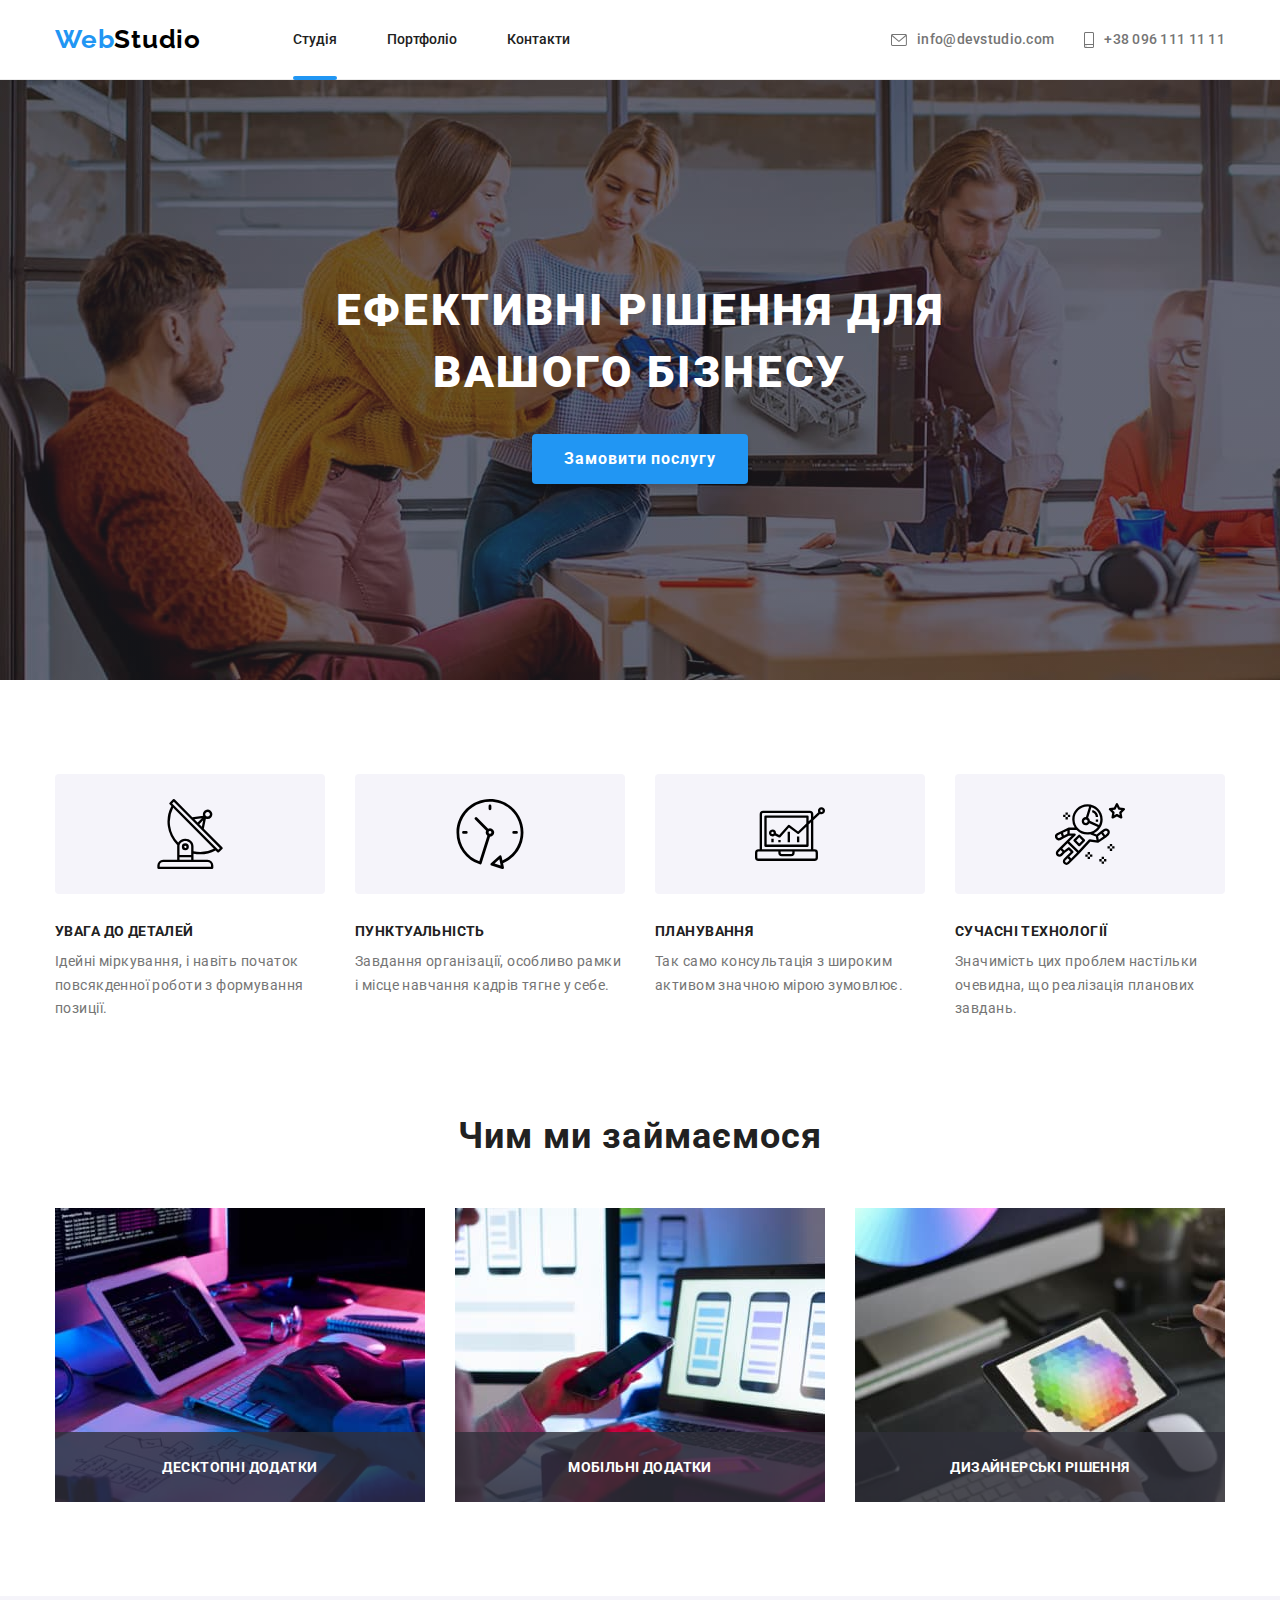
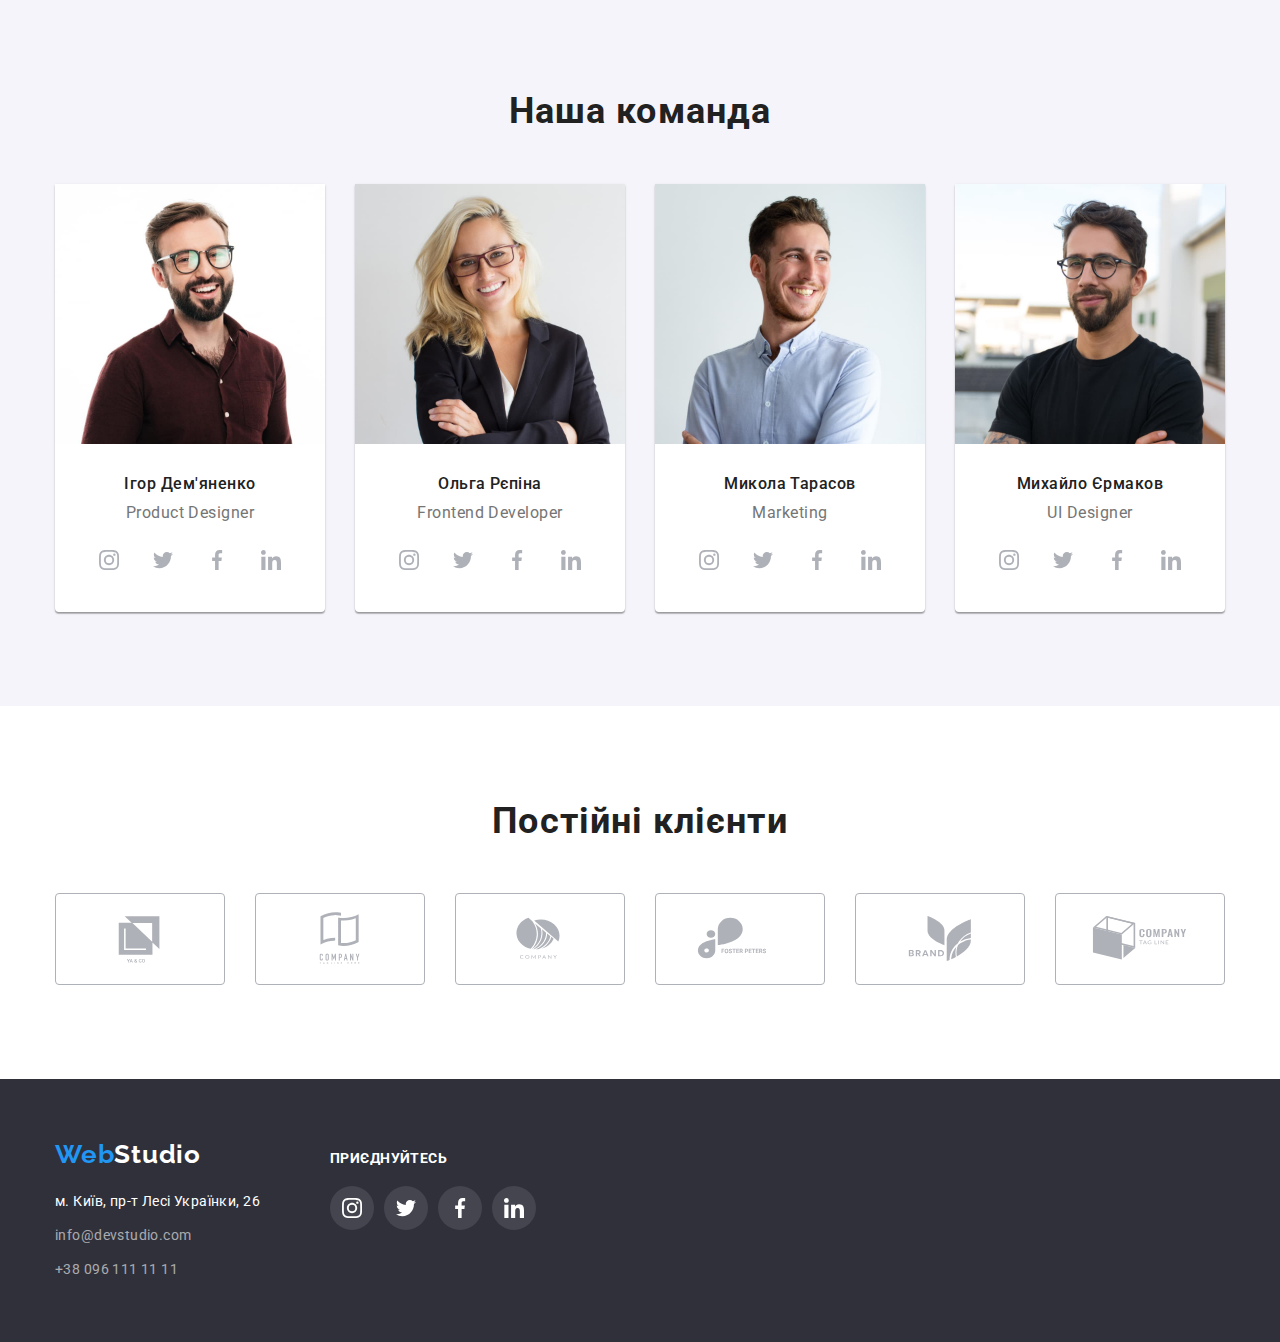
<file: index.html>
<!DOCTYPE html>
<html lang="en">

<head>
   <meta charset="UTF-8" />
   <meta http-equiv="X-UA-Compatible" content="IE=edge" />
   <meta name="viewport" content="width=z, initial-scale=1.0" />

   <link rel="preconnect" href="https://fonts.googleapis.com" />
   <link rel="preconnect" href="https://fonts.gstatic.com" crossorigin />
   <link
      href="https://fonts.googleapis.com/css2?family=Raleway:wght@700&family=Roboto:wght@400;500;700;900&display=swap"
      rel="stylesheet" />
   <link rel="stylesheet" href="https://cdnjs.cloudflare.com/ajax/libs/modern-normalize/1.1.0/modern-normalize.min.css">
   <link rel="stylesheet" href="./css/styles.css" />
   <title>WebStudio</title>
</head>

<body>
   <header class="header">
      <div class="container">
         <nav class="main-nav">
            <a class="logo" href="./index.html"><span class="logo-blue">Web</span>Studio</a>
            <ul class="pages-list">
               <li class="pages-list-item">
                  <a class="page active" href="./index.html">Студія</a>
               </li>
               <li class="pages-list-item">
                  <a class="page" href="./portfolio.html">Портфоліо</a>
               </li>
               <li class="pages-list-item">
                  <a class="page" href="/">Контакти</a>
               </li>
            </ul>
         </nav>
         <div class="contacts-block">

            <a class="contacts" href="mailto:info@devstudio.com">
               <svg class="contacts-icon icon-firts-child" width="16" height="12">
                  <use href="./img/icons.svg#icon-envelope">

                  </use>
               </svg>
               info@devstudio.com
            </a>
            <a class="contacts" href="tel:+380961111111">
               <svg class="contacts-icon" width="10" height="16">
                  <use href="./img/icons.svg#icon-smartphone-1">
                  </use>
               </svg>
               +38 096 111 11 11
            </a>
         </div>
      </div>
   </header>
   <main>
      <section class="banner">
         <h1 class="banner-title">Ефективні рішення для <br> вашого бізнесу</h1>
         <button class="banner-button" type="button" data-modal-open>Замовити послугу</button>
      </section>

      <section class="advantage">
         <div class="container">
            <ul class="advantage-list">
               <li class="advantage-list-item">
                  <div class="icon-block">
                     <svg class="advantage-list-icon" height="70" width="70">
                        <use href="./img/icons.svg#icon-antenna-1"></use>
                     </svg>
                  </div>
                  <h3 class="advantage-tittle">УВАГА ДО ДЕТАЛЕЙ</h3>
                  <p class="advantage-dicr">
                     Ідейні міркування, і навіть початок повсякденної роботи з
                     формування позиції.
                  </p>
               </li>
               <li class="advantage-list-item">
                  <div class="icon-block">
                     <svg class="advantage-list-icon" height="70" width="70">
                        <use href="./img/icons.svg#icon-clock-1"></use>
                     </svg>
                  </div>
                  <h3 class="advantage-tittle">ПУНКТУАЛЬНІСТЬ</h3>
                  <p class="advantage-dicr">
                     Завдання організації, особливо рамки і місце навчання кадрів
                     тягне у себе.
                  </p>
               </li>
               <li class="advantage-list-item">
                  <div class="icon-block">
                     <svg class="advantage-list-icon" height="70" width="70">
                        <use href="./img/icons.svg#icon-diagram-1"></use>
                     </svg>
                  </div>
                  <h3 class="advantage-tittle">ПЛАНУВАННЯ</h3>
                  <p class="advantage-dicr">
                     Так само консультація з широким активом значною мірою зумовлює.
                  </p>
               </li>
               <li class="advantage-list-item">
                  <div class="icon-block">
                     <svg class="advantage-list-icon" height="70" width="70">
                        <use href="./img/icons.svg#icon-astronaut-1"></use>
                     </svg>
                  </div>
                  <h3 class="advantage-tittle">СУЧАСНІ ТЕХНОЛОГІЇ</h3>
                  <p class="advantage-dicr">
                     Значимість цих проблем настільки очевидна, що реалізація
                     планових завдань.
                  </p>
               </li>
            </ul>
         </div>
      </section>

      <section class="about">
         <div class="container">
            <h2 class="tittle">Чим ми займаємося</h2>
            <ul class="about-list">
               <li class="about-list-item">
                  <div class="about-thumb">
                     <img src="./img/box_1.jpg" alt="Десктопні додатки" width="370" />
                     <div class="about-text-thumb">
                        <p class="about-list-text">Десктопні додатки</p>
                     </div>
                  </div>
               </li>
               <li class="about-list-item">
                  <div class="about-thumb">
                     <img src="./img/box_2.jpg" alt="Мобільні додатки" width="370" />
                     <div class="about-text-thumb">
                        <p class="about-list-text">Мобільні додатки</p>
                     </div>
                  </div>
               </li>
               <li class="about-list-item">
                  <div class="about-thumb">
                     <img src="./img/box_3.jpg" alt="Дизайнерські рішення" width="370" />
                     <div class="about-text-thumb">
                        <p class="about-list-text">Дизайнерські рішення</p>
                     </div>
                  </div>
               </li>
            </ul>
         </div>
      </section>
      <section class="team">
         <div class="container">
            <h2 class="tittle">Наша команда</h2>
            <ul class="team-list">
               <li class="team-list-item">
                  <img src="./img/img-1.jpg" alt="Фото Ігоря Дем'яненка" width="270" />
                  <div class="team-list-item-discr">
                     <div class="name-position">
                        <h3 class="team-name">Ігор Дем'яненко</h3>
                        <p class="team-position">Product Designer</p>
                     </div>
                     <ul class="team-soc-net">
                        <li class="soc-net-item">
                           <a class="soc-net-link" href="./index.html">
                              <svg class="soc-net-icon" width="20" height="20">
                                 <use href="./img/icons.svg#icon-instagram-2"></use>
                              </svg>
                           </a>
                        </li>
                        <li class="soc-net-item">
                           <a class="soc-net-link" href="./index.html">
                              <svg class="soc-net-icon" width="20" height="20">
                                 <use href="./img/icons.svg#icon-twitter-1"></use>
                              </svg>
                           </a>
                        </li>
                        <li class="soc-net-item">
                           <a class="soc-net-link" href="./index.html">
                              <svg class="soc-net-icon" width="20" height="20">
                                 <use href="./img/icons.svg#icon-facebook-1"></use>
                              </svg>
                           </a>
                        </li>
                        <li class="soc-net-item">
                           <a class="soc-net-link" href="./index.html">
                              <svg class="soc-net-icon" width="20" height="20">
                                 <use href="./img/icons.svg#icon-linkedin-1"></use>
                              </svg>
                           </a>
                        </li>

                     </ul>
                  </div>
               </li>
               <li class="team-list-item">
                  <img src="./img/img-2.jpg" alt="Фото Ольги Рєпіної" width="270" />
                  <div class="team-list-item-discr">
                     <div class="name-position">
                        <h3 class="team-name">Ольга Рєпіна</h3>
                        <p class="team-position">Frontend Developer</p>
                     </div>
                     <ul class="team-soc-net">
                        <li class="soc-net-item">
                           <a class="soc-net-link" href="./index.html">
                              <svg class="soc-net-icon" width="20" height="20">
                                 <use href="./img/icons.svg#icon-instagram-2"></use>
                              </svg>
                           </a>
                        </li>
                        <li class="soc-net-item">
                           <a class="soc-net-link" href="./index.html">
                              <svg class="soc-net-icon" width="20" height="20">
                                 <use href="./img/icons.svg#icon-twitter-1"></use>
                              </svg>
                           </a>
                        </li>
                        <li class="soc-net-item">
                           <a class="soc-net-link" href="./index.html">
                              <svg class="soc-net-icon" width="20" height="20">
                                 <use href="./img/icons.svg#icon-facebook-1"></use>
                              </svg>
                           </a>
                        </li>
                        <li class="soc-net-item">
                           <a class="soc-net-link" href="./index.html">
                              <svg class="soc-net-icon" width="20" height="20">
                                 <use href="./img/icons.svg#icon-linkedin-1"></use>
                              </svg>
                           </a>
                        </li>

                     </ul>
                  </div>
               </li>
               <li class="team-list-item">
                  <img src="./img/img-3.jpg" alt="Фото Миколи Тарасова" width="270" />
                  <div class="team-list-item-discr">
                     <div class="name-position">
                        <h3 class="team-name">Микола Тарасов</h3>
                        <p class="team-position">Marketing</p>
                     </div>
                     <ul class="team-soc-net">
                        <li class="soc-net-item">
                           <a class="soc-net-link" href="./index.html">
                              <svg class="soc-net-icon" width="20" height="20">
                                 <use href="./img/icons.svg#icon-instagram-2"></use>
                              </svg>
                           </a>
                        </li>
                        <li class="soc-net-item">
                           <a class="soc-net-link" href="./index.html">
                              <svg class="soc-net-icon" width="20" height="20">
                                 <use href="./img/icons.svg#icon-twitter-1"></use>
                              </svg>
                           </a>
                        </li>
                        <li class="soc-net-item">
                           <a class="soc-net-link" href="./index.html">
                              <svg class="soc-net-icon" width="20" height="20">
                                 <use href="./img/icons.svg#icon-facebook-1"></use>
                              </svg>
                           </a>
                        </li>
                        <li class="soc-net-item">
                           <a class="soc-net-link" href="./index.html">
                              <svg class="soc-net-icon" width="20" height="20">
                                 <use href="./img/icons.svg#icon-linkedin-1"></use>
                              </svg>
                           </a>
                        </li>

                     </ul>
                  </div>
               </li>
               <li class="team-list-item">
                  <img src="./img/img-4.jpg" alt="Фото Михайла Єрмакова" width="270" />
                  <div class="team-list-item-discr">
                     <div class="name-position">
                        <h3 class="team-name">Михайло Єрмаков</h3>
                        <p class="team-position">UI Designer</p>
                     </div>
                     <ul class="team-soc-net">
                        <li class="soc-net-item">
                           <a class="soc-net-link" href="./index.html">
                              <svg class="soc-net-icon" width="20" height="20">
                                 <use href="./img/icons.svg#icon-instagram-2"></use>
                              </svg>
                           </a>
                        </li>
                        <li class="soc-net-item">
                           <a class="soc-net-link" href="./index.html">
                              <svg class="soc-net-icon" width="20" height="20">
                                 <use href="./img/icons.svg#icon-twitter-1"></use>
                              </svg>
                           </a>
                        </li>
                        <li class="soc-net-item">
                           <a class="soc-net-link" href="./index.html">
                              <svg class="soc-net-icon" width="20" height="20">
                                 <use href="./img/icons.svg#icon-facebook-1"></use>
                              </svg>
                           </a>
                        </li>
                        <li class="soc-net-item">
                           <a class="soc-net-link" href="./index.html">
                              <svg class="soc-net-icon" width="20" height="20">
                                 <use href="./img/icons.svg#icon-linkedin-1"></use>
                              </svg>
                           </a>
                        </li>

                     </ul>
                  </div>
               </li>
            </ul>
         </div>

      </section>
      <section class="clients">
         <div class="container">
            <h2 class="tittle">Постійні клієнти</h2>
            <ul class="clients-list">
               <li class="clients-list-item">
                  <a href="./index.html" class="clients-list-link">
                     <svg class="clients-list-icon" width="106" height="60">
                        <use href="./img/icons.svg#icon-Logo1"></use>
                     </svg>
                  </a>
               </li>
               <li class="clients-list-item">
                  <a href="./index.html" class="clients-list-link">
                     <svg class="clients-list-icon" width="106" height="60">
                        <use href="./img/icons.svg#icon-Logo2"></use>
                     </svg>
                  </a>
               </li>
               <li class="clients-list-item">
                  <a href="./index.html" class="clients-list-link">
                     <svg class="clients-list-icon" width="106" height="60">
                        <use href="./img/icons.svg#icon-Logo3"></use>
                     </svg>
                  </a>
               </li>
               <li class="clients-list-item">
                  <a href="./index.html" class="clients-list-link">
                     <svg class="clients-list-icon" width="106" height="60">
                        <use href="./img/icons.svg#icon-Logo4"></use>
                     </svg>
                  </a>
               </li>
               <li class="clients-list-item">
                  <a href="./index.html" class="clients-list-link">
                     <svg class="clients-list-icon" width="106" height="60">
                        <use href="./img/icons.svg#icon-Logo5"></use>
                     </svg>
                  </a>
               </li>
               <li class="clients-list-item">
                  <a href="./index.html" class="clients-list-link">
                     <svg class="clients-list-icon" width="106" height="60">
                        <use href="./img/icons.svg#icon-Logo6"></use>
                     </svg>
                  </a>
               </li>
            </ul>
         </div>
      </section>
   </main>
   <footer class="footer">
      <div class="footer-container container ">
         <div>
            <a class="logo-footer" href="/"><span class="logo-blue">Web</span>Studio</a>
            <address class="address">
               <p class="superscription">м. Київ, пр-т Лесі Українки, 26</p>
               <a class="contacts-footer first" href="mailto:info@devstudio.com">info@devstudio.com</a>
               <a class="contacts-footer" href="tel:+380961111111">+38 096 111 11 11</a>
            </address>
         </div>
         <div class="join-in">
            <span class="footer-text">Приєднуйтесь</span>
            <ul class="footer-list team-soc-net">
               <li class="soc-net-item">
                  <a class="footer-link soc-net-link " href="./index.html">
                     <svg class="soc-net-icon" width="20" height="20">
                        <use href="./img/icons.svg#icon-instagram-2"></use>
                     </svg>
                  </a>
               </li>
               <li class="soc-net-item">
                  <a class="footer-link soc-net-link" href="./index.html">
                     <svg class="soc-net-icon" width="20" height="20">
                        <use href="./img/icons.svg#icon-twitter-1"></use>
                     </svg>
                  </a>
               </li>
               <li class="soc-net-item">
                  <a class="footer-link soc-net-link" href="./index.html">
                     <svg class="soc-net-icon" width="20" height="20">
                        <use href="./img/icons.svg#icon-facebook-1"></use>
                     </svg>
                  </a>
               </li>
               <li class="soc-net-item">
                  <a class="footer-link soc-net-link" href="./index.html">
                     <svg class="soc-net-icon" width="20" height="20">
                        <use href="./img/icons.svg#icon-linkedin-1"></use>
                     </svg>
                  </a>

               </li>

            </ul>
         </div>
      </div>
   </footer>
   <div class="backdrop is-hidden" data-modal>
      <div class="modal">
         <button class="icon-close-button" data-modal-close>
            <svg class="icon-close" width="18" height="18">
               <use href="./img/icons.svg#icon-icon-close"></use>
            </svg>
         </button>

      </div>

   </div>
   <script src="./js/modal.js"></script>
</body>

</html>
</file>
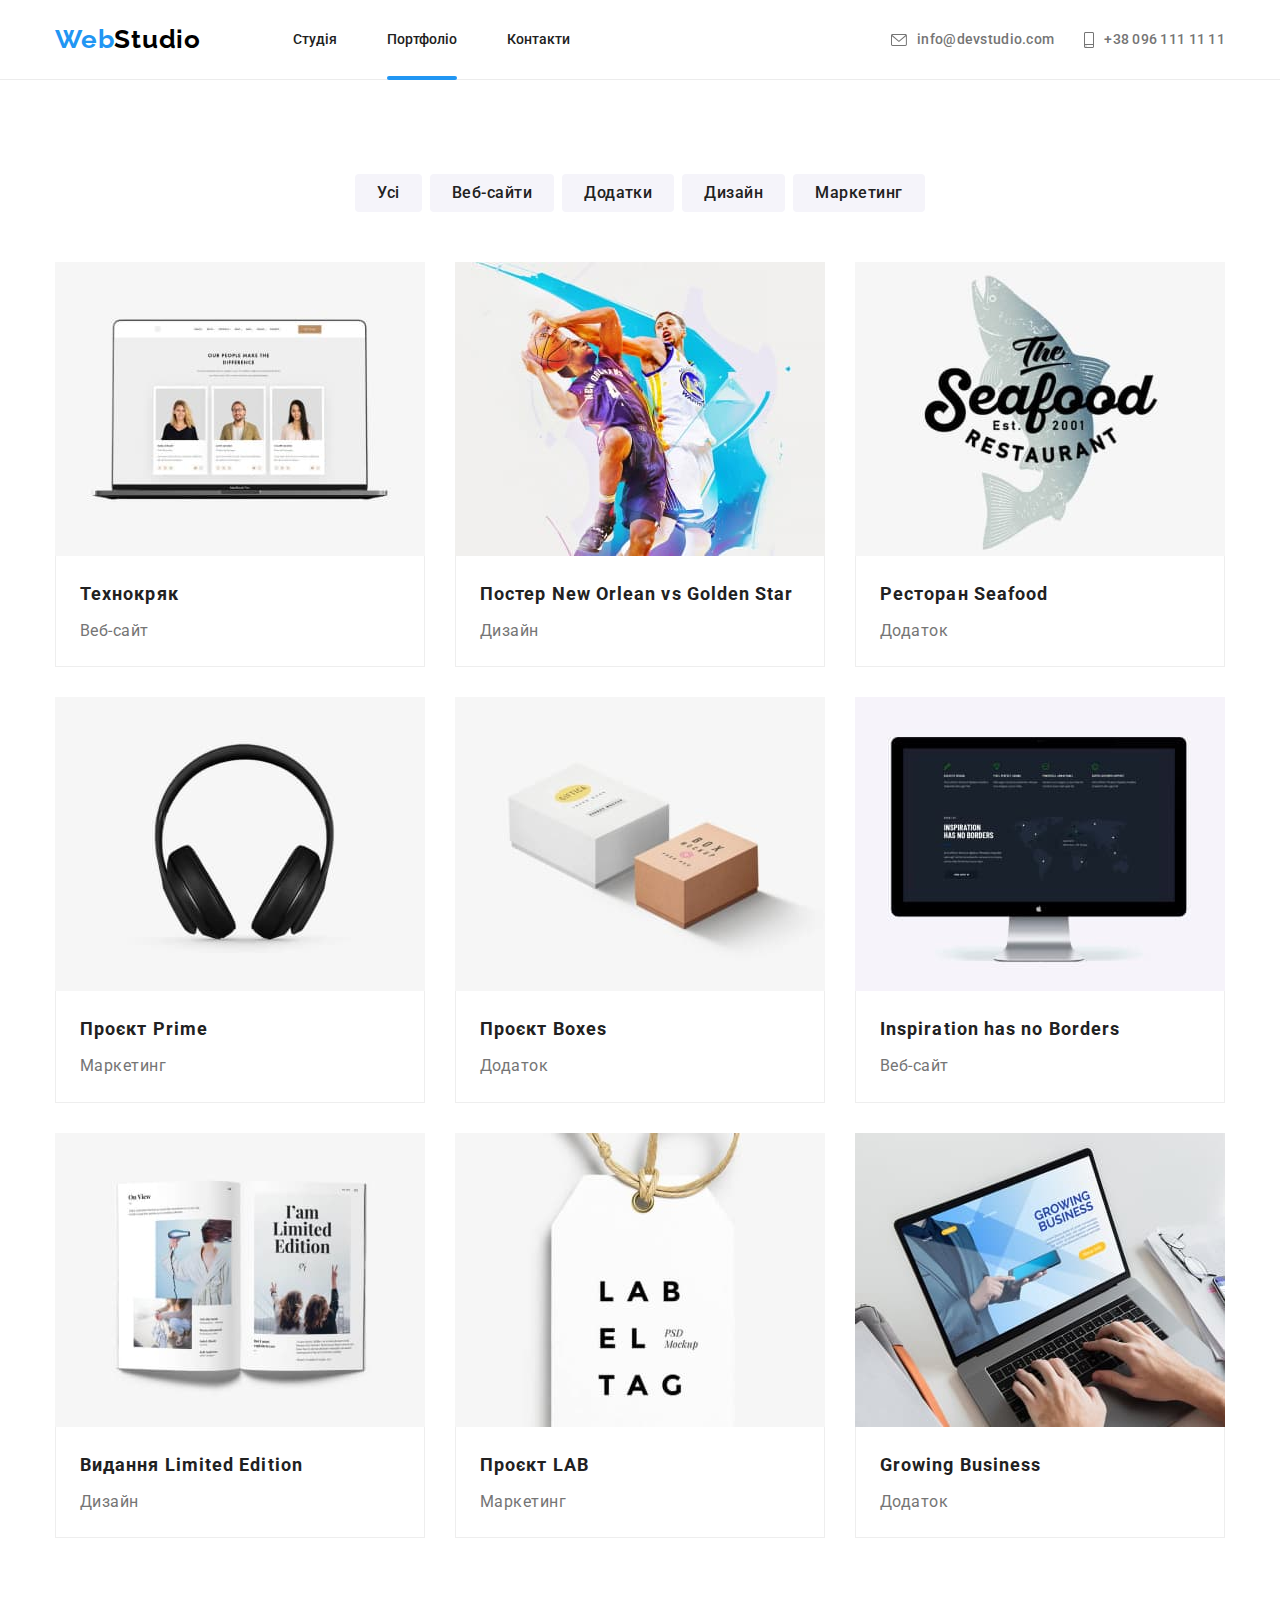
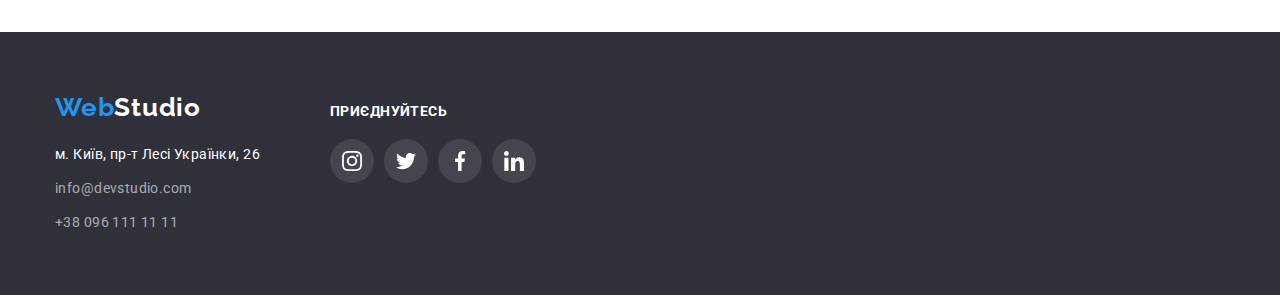
<file: portfolio.html>
<!DOCTYPE html>
<html lang="en">

<head>
   <meta charset="UTF-8" />
   <meta http-equiv="X-UA-Compatible" content="IE=edge" />
   <meta name="viewport" content="width=device-width, initial-scale=1.0" />

   <link rel="preconnect" href="https://fonts.googleapis.com" />
   <link rel="preconnect" href="https://fonts.gstatic.com" crossorigin />
   <link
      href="https://fonts.googleapis.com/css2?family=Raleway:wght@700&family=Roboto:wght@400;500;700;900&display=swap"
      rel="stylesheet" />
   <link rel="stylesheet" href="https://cdnjs.cloudflare.com/ajax/libs/modern-normalize/1.1.0/modern-normalize.min.css">
   <link rel="stylesheet" href="./css/styles.css" />
   <title>Portfolio</title>
</head>

<body>
   <header class="header">
      <div class="container">
         <nav class="main-nav">
            <a class="logo" href="./index.html"><span class="logo-blue">Web</span>Studio</a>
            <ul class="pages-list">
               <li class="pages-list-item">
                  <a class="page" href="./index.html">Студія</a>
               </li>
               <li class="pages-list-item">
                  <a class="page active" href="./portfolio.html">Портфоліо</a>
               </li>
               <li class="pages-list-item">
                  <a class="page" href="/">Контакти</a>
               </li>
            </ul>
         </nav>
         <div class="contacts-block">

            <a class="contacts" href="mailto:info@devstudio.com">
               <svg class="contacts-icon icon-firts-child" width="16" height="12">
                  <use href="./img/icons.svg#icon-envelope">

                  </use>
               </svg>
               info@devstudio.com
            </a>
            <a class="contacts" href="tel:+380961111111">
               <svg class="contacts-icon" width="10" height="16">
                  <use href="./img/icons.svg#icon-smartphone-1">
                  </use>
               </svg>
               +38 096 111 11 11
            </a>
         </div>
      </div>
   </header>
   <main>
      <section class="portfolio-main">
         <div class="container">
            <h1 hidden>Projects</h1>
            <ul class="filter-list">
               <li class="filter-list-item"><button class="filter" type="button">Усі</button></li>
               <li class="filter-list-item"><button class="filter" type="button">Веб-сайти</button></li>
               <li class="filter-list-item"><button class="filter" type="button">Додатки</button></li>
               <li class="filter-list-item"><button class="filter" type="button">Дизайн</button></li>
               <li class="filter-list-item"><button class="filter" type="button">Маркетинг</button></li>
            </ul>
            <ul class="projects-list">
               <li class="projects-list-item">
                  <div class="projects-img-thumb">
                     <a href="/"><img src="./img/img(5).jpg" alt="" width="370" /></a>
                     <div class="projects-text-thumb">
                        <p class="projects-list-text">Ресурс пропонує комплексні пропозиції з різним рівнем функціоналу
                           та
                           сервісів. Все це дозволить
                           відвідувачу отримати
                           вичерпні відомості про компанію чи приватну особу.</p>
                     </div>
                  </div>
                  <div class="item-box">
                     <h2 class="project-name">Технокряк</h2>
                     <p class="project-type">Веб-сайт</p>
                  </div>
               </li>
               <li class="projects-list-item">
                  <div class="projects-img-thumb">
                     <a href="/"><img src="./img/img(6).jpg" alt="" width="370" /></a>
                     <div class="projects-text-thumb">
                        <p class="projects-list-text">Ресурс пропонує комплексні пропозиції з різним рівнем функціоналу
                           та
                           сервісів. Все це дозволить
                           відвідувачу отримати
                           вичерпні відомості про компанію чи приватну особу.</p>
                     </div>
                  </div>
                  <div class="item-box">
                     <h2 class="project-name">Постер New Orlean vs Golden Star</h2>
                     <p class="project-type">Дизайн</p>
                  </div>
               </li>
               <li class="projects-list-item">
                  <div class="projects-img-thumb">
                     <a href="/"><img src="./img/img(7).jpg" alt="" width="370" /></a>
                     <div class="projects-text-thumb">
                        <p class="projects-list-text">Ресурс пропонує комплексні пропозиції з різним рівнем функціоналу
                           та
                           сервісів. Все це дозволить
                           відвідувачу отримати
                           вичерпні відомості про компанію чи приватну особу.</p>
                     </div>
                  </div>
                  <div class="item-box">
                     <h2 class="project-name">Ресторан Seafood</h2>
                     <p class="project-type">Додаток</p>
                  </div>
               </li>
               <li class="projects-list-item">
                  <div class="projects-img-thumb">
                     <a href="/"><img src="./img/img(8).jpg" alt="" width="370" /></a>
                     <div class="projects-text-thumb">
                        <p class="projects-list-text">Ресурс пропонує комплексні пропозиції з різним рівнем функціоналу
                           та
                           сервісів. Все це дозволить
                           відвідувачу отримати
                           вичерпні відомості про компанію чи приватну особу.</p>
                     </div>
                  </div>
                  <div class="item-box">
                     <h2 class="project-name">Проєкт Prime</h2>
                     <p class="project-type">Маркетинг</p>
                  </div>
               </li>
               <li class="projects-list-item">
                  <div class="projects-img-thumb">
                     <a href="/"><img src="./img/img(9).jpg" alt="" width="370" /></a>
                     <div class="projects-text-thumb">
                        <p class="projects-list-text">Ресурс пропонує комплексні пропозиції з різним рівнем функціоналу
                           та
                           сервісів. Все це дозволить
                           відвідувачу отримати
                           вичерпні відомості про компанію чи приватну особу.</p>
                     </div>
                  </div>
                  <div class="item-box">
                     <h2 class="project-name">Проєкт Boxes</h2>
                     <p class="project-type">Додаток</p>
                  </div>
               </li>
               <li class="projects-list-item">
                  <div class="projects-img-thumb">
                     <a href="/"><img src="./img/img(10).jpg" alt="" width="370" /></a>
                     <div class="projects-text-thumb">
                        <p class="projects-list-text">Ресурс пропонує комплексні пропозиції з різним рівнем функціоналу
                           та
                           сервісів. Все це дозволить
                           відвідувачу отримати
                           вичерпні відомості про компанію чи приватну особу.</p>
                     </div>
                  </div>
                  <div class="item-box">
                     <h2 class="project-name">Inspiration has no Borders</h2>
                     <p class="project-type">Веб-сайт</p>
                  </div>
               </li>
               <li class="projects-list-item">
                  <div class="projects-img-thumb">
                     <a href="/"><img src="./img/img(11).jpg" alt="" width="370" /></a>
                     <div class="projects-text-thumb">
                        <p class="projects-list-text">Ресурс пропонує комплексні пропозиції з різним рівнем функціоналу
                           та
                           сервісів. Все це дозволить
                           відвідувачу отримати
                           вичерпні відомості про компанію чи приватну особу.</p>
                     </div>
                  </div>
                  <div class="item-box">
                     <h2 class="project-name">Видання Limited Edition</h2>
                     <p class="project-type">Дизайн</p>
                  </div>
               </li>
               <li class="projects-list-item">
                  <div class="projects-img-thumb">
                     <a href="/"><img src="./img/img(12).jpg" alt="" width="370" /></a>
                     <div class="projects-text-thumb">
                        <p class="projects-list-text">Ресурс пропонує комплексні пропозиції з різним рівнем функціоналу
                           та
                           сервісів. Все це дозволить
                           відвідувачу отримати
                           вичерпні відомості про компанію чи приватну особу.</p>
                     </div>
                  </div>
                  <div class="item-box">
                     <h2 class="project-name">Проєкт LAB</h2>
                     <p class="project-type">Маркетинг</p>
                  </div>
               </li>
               <li class="projects-list-item">
                  <div class="projects-img-thumb">
                     <a href="/"><img src="./img/img(13).jpg" alt="" width="370" /></a>
                     <div class="projects-text-thumb">
                        <p class="projects-list-text">Ресурс пропонує комплексні пропозиції з різним рівнем функціоналу
                           та
                           сервісів. Все це дозволить
                           відвідувачу отримати
                           вичерпні відомості про компанію чи приватну особу.</p>
                     </div>
                  </div>
                  <div class="item-box">
                     <h2 class="project-name">Growing Business</h2>
                     <p class="project-type">Додаток</p>
                  </div>
               </li>
            </ul>
         </div>
      </section>
   </main>
   <footer class="footer">
      <div class="footer-container container ">
         <div>
            <a class="logo-footer" href="/"><span class="logo-blue">Web</span>Studio</a>
            <address class="address">
               <p class="superscription">м. Київ, пр-т Лесі Українки, 26</p>
               <a class="contacts-footer first" href="mailto:info@devstudio.com">info@devstudio.com</a>
               <a class="contacts-footer" href="tel:+380961111111">+38 096 111 11 11</a>
            </address>
         </div>
         <div class="join-in">
            <span class="footer-text">Приєднуйтесь</span>
            <ul class="footer-list team-soc-net">
               <li class="soc-net-item">
                  <a class="footer-link soc-net-link " href="./index.html">
                     <svg class="soc-net-icon" width="20" height="20">
                        <use href="./img/icons.svg#icon-instagram-2"></use>
                     </svg>
                  </a>
               </li>
               <li class="soc-net-item">
                  <a class="footer-link soc-net-link" href="./index.html">
                     <svg class="soc-net-icon" width="20" height="20">
                        <use href="./img/icons.svg#icon-twitter-1"></use>
                     </svg>
                  </a>
               </li>
               <li class="soc-net-item">
                  <a class="footer-link soc-net-link" href="./index.html">
                     <svg class="soc-net-icon" width="20" height="20">
                        <use href="./img/icons.svg#icon-facebook-1"></use>
                     </svg>
                  </a>
               </li>
               <li class="soc-net-item">
                  <a class="footer-link soc-net-link" href="./index.html">
                     <svg class="soc-net-icon" width="20" height="20">
                        <use href="./img/icons.svg#icon-linkedin-1"></use>
                     </svg>
                  </a>
               </li>

            </ul>
         </div>
      </div>
   </footer>
</body>

</html>
</file>
<file: css/styles.css>
:root {
   --logo-text-color: #000000;
   --secondary-text-color: #757575;
   --main-text-color: #212121;
   --white-main-color: #ffffff;
   --accent-color: #2196f3;
   --bg-secondary-color: #2f303a;
   --bg-team-color: #f5f4fa;
   --icon-color: #AFB1B8;
}

body {
   font-family: roboto, sans-serif;
   color: var(--main-text-color);
}

ul {
   list-style: none;
   margin: 0;
   padding: 0;
}


h1,
h2,
h3,
h4,
h5,
h6,
p {
   margin-bottom: 0;
   margin-top: 0;
}

img {
   display: block;
   max-width: 100%;
   height: auto;
}




.container {
   width: 1200px;
   padding-right: 15px;
   padding-left: 15px;
   /*outline: 2px solid red;*/
   margin-right: auto;
   margin-left: auto;
   text-align: center;
}

.header {
   background-color: var(--white-main-color);
   border-bottom: 1px solid #ECECEC;
}

.header .container {
   display: flex;
   align-items: center;
   margin-bottom: 0;
}

.logo {

   font-family: "Raleway";
   font-weight: 700;
   font-size: 26px;
   line-height: 1.2;
   text-decoration: none;
   color: var(--logo-text-color);
   letter-spacing: 0.03em;
}

.main-nav,
.pages-list {
   display: flex;
   align-items: center;
}




.logo-blue {
   color: var(--accent-color);
}

.page {
   position: relative;

   display: block;
   padding-bottom: 32px;
   padding-top: 32px;

   font-weight: 500;
   font-size: 14px;
   line-height: 1.1;
   text-decoration: none;
   color: var(--main-text-color);

   transition: color 250ms cubic-bezier(0.4, 0, 0.2, 1);
}

.page.active::after {
   content: '';

   position: absolute;
   bottom: -1px;

   display: block;
   width: 100%;
   height: 4px;

   background-color: var(--accent-color);

   border-radius: 2px;

}

.page:visited {
   color: inherit;
}

.page:hover,
.page:focus {
   color: var(--accent-color);
}

.pages-list-item {
   margin-left: 50px;
}

.pages-list-item:first-child {
   margin-left: 92px;
}





.contacts-block {
   display: flex;
   margin-left: auto;


}

.contacts {
   display: flex;
   align-items: center;
   margin-left: 30px;

   letter-spacing: 0.02em;
   font-weight: 500;
   font-style: normal;
   font-size: 14px;
   line-height: 1.1;
   color: var(--secondary-text-color);
   text-decoration: none;

   transition: color 250ms cubic-bezier(0.4, 0, 0.2, 1);
}

.contacts:hover,
.contacts:focus {
   color: var(--accent-color);
}

.contacts-icon {

   fill: currentColor;
   margin-right: 10px;

}

.contacts:first-child {
   margin-left: 0;
}










.banner {
   max-width: 1600px;
   height: 600px;
   margin-right: auto;
   margin-left: auto;
   background-image: linear-gradient(to right, rgba(47, 48, 58, 0.4), rgba(47, 48, 58, 0.4)), url(../img/banner-bg.jpg);


   text-align: center;
   padding-top: 200px;
   padding-bottom: 200px;
}

.banner-title {
   margin-bottom: 30px;
   font-weight: 900;
   font-size: 44px;
   line-height: 1.4;
   letter-spacing: 0.06em;
   text-align: center;
   text-transform: uppercase;
   color: var(--white-main-color);
}

.banner-button {
   display: inline-block;
   padding: 10px 32px;

   font-family: Roboto;
   font-weight: 700;
   font-size: 16px;
   line-height: 1.9;
   letter-spacing: 0.06em;
   color: var(--white-main-color);
   background: #2196f3;
   box-shadow: 0px 4px 4px rgba(0, 0, 0, 0.15);
   border-radius: 4px;
   border: none;
   cursor: pointer;
}

.advantage {
   background-color: var(--white-main-color);
   padding-top: 94px;
   padding-bottom: 94px;
}




.advantage-list {
   display: flex;
}

.icon-block {
   display: flex;
   align-items: center;
   justify-content: center;

   width: 270px;
   height: 120px;
   background-color: #F5F4FA;
   border-radius: 4px;
   margin-bottom: 30px;
}




.advantage-list-item {
   margin-left: 30px;
}

.advantage-list-item:first-child {
   margin-left: 0;
}

.advantage-tittle {
   margin-bottom: 10px;

   font-weight: 700;
   font-size: 14px;
   line-height: 1.1;
   letter-spacing: 0.03em;
   text-align: left;
   text-transform: uppercase;

}

.advantage-dicr {
   width: 270px;
   font-size: 14px;
   line-height: 1.7;
   letter-spacing: 0.03em;
   text-align: left;
   color: var(--secondary-text-color);
}

.about {
   background-color: var(--white-main-color);
   padding-bottom: 94px;
}

.about-list {
   display: flex;
}

.about-list-item {
   margin-right: 30px;
}

.about-thumb {
   position: relative;
}

.about-text-thumb {
   position: absolute;
   left: 0;
   bottom: 0;
   display: flex;
   align-items: center;
   justify-content: center;
   height: 70px;
   width: 100%;
   background-color: rgba(47, 48, 58, 0.8);
}

.about-list-text {
   font-weight: 700;
   font-size: 14px;
   line-height: 1.1;
   letter-spacing: 0.03em;
   text-transform: uppercase;
   color: var(--white-main-color);
}

.about-list-item:last-child {
   margin-right: 0;
}

.tittle {
   margin-bottom: 50px;
   font-weight: 700;
   font-size: 36px;
   line-height: 1.2;

   letter-spacing: 0.03em;
}

.team {
   background-color: var(--bg-team-color);
   padding-top: 94px;
   padding-bottom: 94px;
}

.team-list {
   display: flex;
}

.team-list-item {
   margin-left: 30px;
   box-shadow: 0px 1px 3px rgba(0, 0, 0, 0.12), 0px 1px 1px rgba(0, 0, 0, 0.14), 0px 2px 1px rgba(0, 0, 0, 0.2);
   border-radius: 0 0 4px 4px;
   background-color: var(--white-main-color);
}

.team-list-item-discr {
   padding: 30px 32px;
}

.team-soc-net {
   display: flex;
}

.soc-net-item {
   margin-left: 10px;
}

.soc-net-item:first-child {
   margin-left: 0;
}

.soc-net-link {
   display: flex;
   align-items: center;
   justify-content: center;

   width: 44px;
   height: 44px;
   border-radius: 50%;
   color: var(--icon-color);

   transition: color 250ms cubic-bezier(0.4, 0, 0.2, 1), background-color 250ms cubic-bezier(0.4, 0, 0.2, 1);
}

.soc-net-link:hover,
.soc-net-link:focus {
   color: var(--white-main-color);
   background-color: var(--accent-color);
}

.soc-net-link:first-child {
   margin-left: 0;
}

.soc-net-icon {
   fill: currentColor;

}










.team-list-item:first-child {
   margin-left: 0;
}



.name-position {
   margin-bottom: 16px;
}

.team-name {
   margin-bottom: 10px;

   font-weight: 500;
   font-size: 16px;
   line-height: 1.2;
   letter-spacing: 0.03em;
}

.team-position {
   font-size: 16px;
   line-height: 1.2;
   letter-spacing: 0.03em;
   color: var(--secondary-text-color);

}

.clients {
   padding-top: 94px;
   padding-bottom: 94px;
}

.clients-list {
   display: flex;
}

.clients-list-item {
   margin-left: 30px;
}

.clients-list-item:first-child {
   margin-left: 0;
}

.clients-list-link {
   display: flex;
   align-items: center;
   justify-content: center;
   width: 170px;
   height: 92px;

   width: 170px;
   color: var(--icon-color);
   border: 1px currentColor solid;
   border-radius: 4px;

   transition: color 250ms cubic-bezier(0.4, 0, 0.2, 1);
}

.clients-list-link:hover,
.clients-list-link:focus {
   color: var(--accent-color);
}

.clients-list-icon {
   fill: currentColor;
}

.footer {
   background-color: var(--bg-secondary-color);
   padding-bottom: 60px;
   padding-top: 60px;
}

.footer-container {
   display: flex;
   align-items: baseline;
}

.logo-footer {
   margin-bottom: 20px;
   display: block;

   font-family: "Raleway";
   font-weight: 700;
   font-size: 26px;
   line-height: 1.2;
   text-decoration: none;
   text-align: left;
   letter-spacing: 0.03em;

   color: var(--white-main-color);
}

.superscription {
   margin-bottom: 10px;
   font-size: 14px;
   line-height: 1.7;
   font-style: normal;
   color: var(--white-main-color);
   letter-spacing: 0.03em;
   text-align: left;
}

.address {
   display: flex;
   flex-direction: column;
   text-align: left;
}

.contacts-footer {
   color: rgba(255, 255, 255, 0.6);
   font-size: 14px;
   line-height: 1.7;
   letter-spacing: 0.03em;
   text-decoration: none;
   font-style: normal;
   text-align: left;

   transition: color 250ms cubic-bezier(0.4, 0, 0.2, 1);
}

.contacts-footer:hover,
.contacts-footer:focus {
   color: var(--accent-color);
}

.join-in {
   margin-left: 70px;
}

.footer-text {
   display: block;
   margin-bottom: 20px;

   text-align: left;
   font-weight: 700;
   font-size: 14px;
   line-height: 16px;
   letter-spacing: 0.03em;
   text-transform: uppercase;
   color: var(--white-main-color);
}

.footer-list {
   margin-left: 0;
   margin-right: 0;
}

.footer-link {
   color: white;
   background-color: rgba(255, 255, 255, 0.1);
}


.first {
   margin-bottom: 10px;
}





/* Portfolio */



.portfolio-main {
   padding-top: 94px;
   padding-bottom: 94px;
}

.filter-list {
   display: flex;
   justify-content: center;
   margin-bottom: 50px;
}

.filter-list-item {
   margin-left: 8px;
}

.filter-list-item:first-child {
   margin-left: 0;
}


.filter {
   display: inline-block;
   padding: 6px 22px;
   font-family: roboto;
   font-weight: 500;
   font-size: 16px;
   line-height: 1.6;
   letter-spacing: 0.03em;
   color: var(--main-text-color);
   background: #f5f4fa;
   border-radius: 4px;
   border: none;
   cursor: pointer;

   transition: color 250ms cubic-bezier(0.4, 0, 0.2, 1), background-color 250ms cubic-bezier(0.4, 0, 0.2, 1), box-shadow 250ms cubic-bezier(0.4, 0, 0.2, 1);
}



.filter:hover,
.filter:focus {
   color: var(--white-main-color);
   background-color: #2196f3;
   box-shadow: 0px 3px 1px rgba(0, 0, 0, 0.1), 0px 1px 2px rgba(0, 0, 0, 0.08), 0px 2px 2px rgba(0, 0, 0, 0.12);

}

.projects-list {
   display: flex;
   flex-wrap: wrap;
   margin: -15px;
}


.projects-list-item {
   margin: 15px;
   transition: box-shadow 250ms cubic-bezier(0.4, 0, 0.2, 1);
}

.projects-list-item:hover {
   box-shadow: 0px 1px 1px rgba(0, 0, 0, 0.12), 0px 4px 4px rgba(0, 0, 0, 0.06), 1px 4px 6px rgba(0, 0, 0, 0.16);
}

.projects-img-thumb {
   position: relative;
   overflow: hidden;
}


.projects-text-thumb {
   position: absolute;
   top: 0;
   left: 0;

   padding: 63px 24px;
   width: 100%;
   height: 100%;

   background-color: rgba(33, 150, 243, 0.9);

   transform: translateY(100%);

   transition: transform 250ms cubic-bezier(0.4, 0, 0.2, 1);

}

.projects-img-thumb:hover .projects-text-thumb {
   transform: translateY(0);
}

.projects-list-text {


   font-size: 18px;
   line-height: 1.6;
   letter-spacing: 0.03em;
   text-align: left;
   color: var(--white-main-color);
}



.item-box {
   border: 1px solid #EEEEEE;
   border-top: none;
   padding: 20px 24px;
   text-align: left;
}

.project-img {
   display: block;
}

.project-name {


   margin-bottom: 4px;
   font-weight: 700;
   font-size: 18px;
   line-height: 2;
   letter-spacing: 0.06em;
}

.project-type {

   font-size: 16px;
   line-height: 1.9;
   letter-spacing: 0.03em;
   color: var(--secondary-text-color);
}

.backdrop.is-hidden {
   opacity: 0;
   pointer-events: none;
}

.backdrop {

   position: fixed;
   top: 0;
   left: 0;


   width: 100%;
   height: 100%;
   background-color: rgba(0, 0, 0, 0.2);

   opacity: 1;

   transition: opacity 250ms cubic-bezier(0.4, 0, 0.2, 1);
}



.backdrop.is-hidden .modal {
   transform: translate(-50%, -50%) scale(1.1);

}

.modal {
   position: absolute;
   top: 50%;
   left: 50%;
   transform: translate(-50%, -50%) scale(1);

   display: flex;
   justify-content: right;

   width: 528px;
   height: 581px;

   background-color: var(--white-main-color);

   transition: transform 250ms cubic-bezier(0.4, 0, 0.2, 1);
}



.icon-close-button {
   display: flex;
   justify-content: center;
   align-items: center;

   width: 30px;
   height: 30px;
   margin-top: 8px;
   margin-right: 8px;

   border: 1px solid rgba(0, 0, 0, 0.1);
   border-radius: 50%;

   background-color: inherit;

   cursor: pointer;

}

.icon-close {
   display: block;
   fill: rgb(0, 0, 0);
}
</file>
